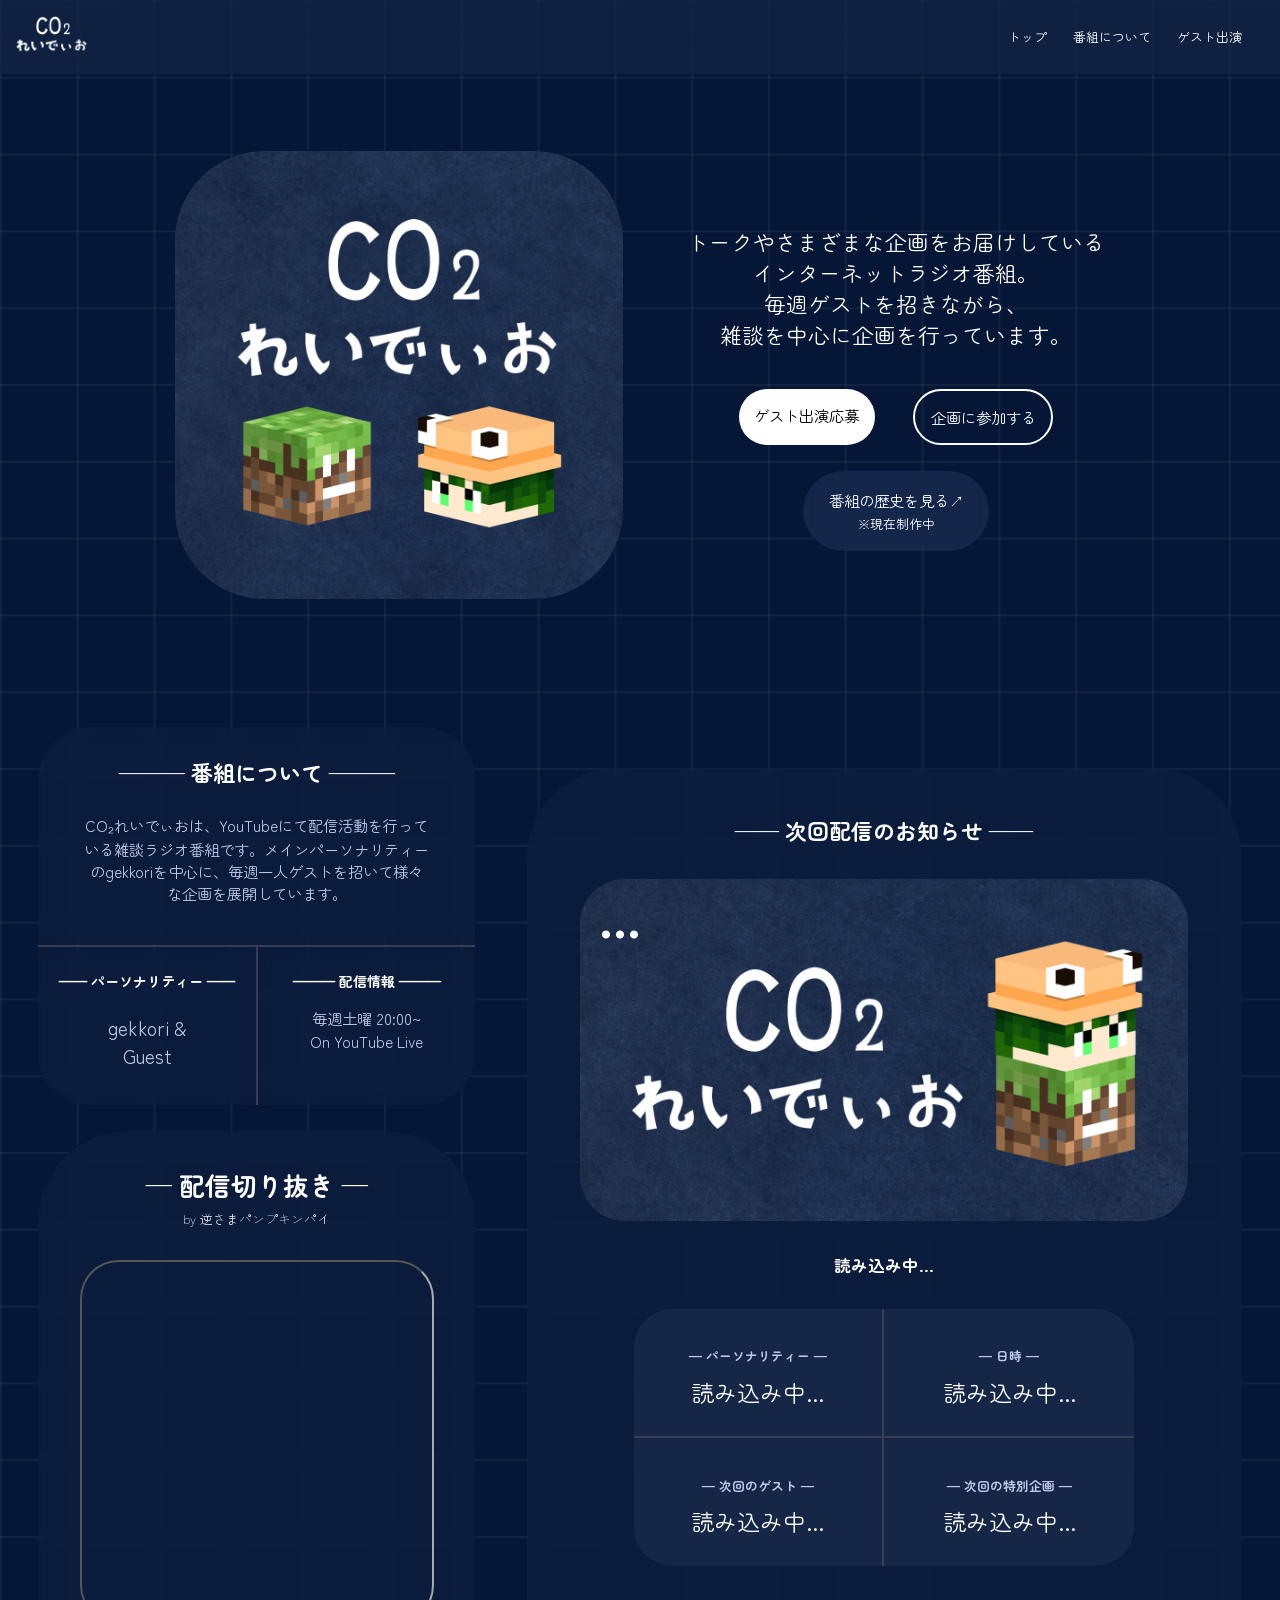
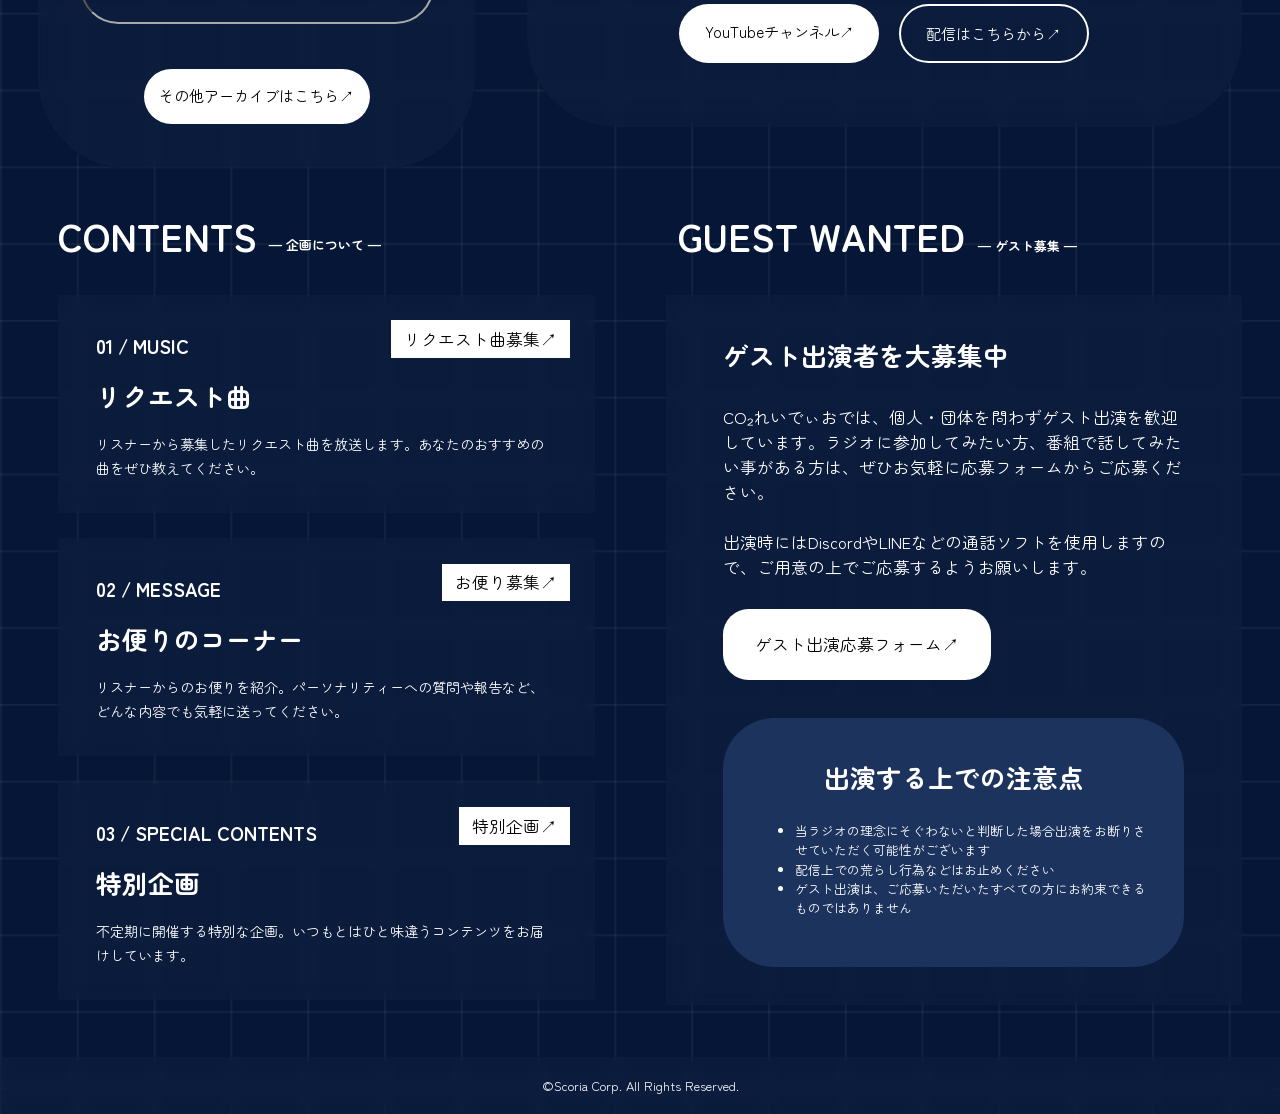
<file: co2radio/pc/index.html>
<!DOCTYPE html>
<html lang="ja">
    <head>
        <meta charset="UTF-8">
        <meta name="viewport" content="width=device-width,initial-scale=1">
        <title>CO₂れいでぃお</title>
        <meta name="description" content="CO₂れいでぃお公式サイト">
        <meta property="og:title" content="CO₂れいでぃお">
        <meta property="og:description" content="CO₂れいでぃお公式サイト">
        <meta property="og:image" content="https://gekkori-11.github.io/co2radio/images/icon.png">
        <link rel="preconnect" href="https://fonts.googleapis.com">
        <link rel="preconnect" href="https://fonts.gstatic.com" crossorigin>
        <link href="https://fonts.googleapis.com/css2?family=Zen+Maru+Gothic:wght@400;500;700&display=swap" rel="stylesheet">
        <link rel="stylesheet" href="style.css">
        <link rel="icon" href="../images/icon_website.png" sizes="512x512" type="image/png">
        <link rel="apple-touch-icon" href="../images/icon_website.png" sizes="512x512">
    </head>
    <body id="top">
        <header>
            <a href="#top"><img src="../images/logo_website.png" alt="CO₂れいでぃお_logo" id="upperleftimg"></a>
            <nav id="menu">
                <a href="#top">トップ</a>
                <a href="#aboutus">番組について</a>
                <a href="#guest">ゲスト出演</a>
            </nav> 
        </header>
        <main>
            <img src="../images/icon.png" id="icon" alt="CO₂れいでぃお_icon">
            <div id="about">
                <p>トークやさまざまな企画をお届けしている<br>インターネットラジオ番組。<br>毎週ゲストを招きながら、<br>雑談を中心に企画を行っています。</p>
                <nav id="top_btn">
                    <a href="#guest" id="guest_btn">ゲスト出演応募</a>
                    <a href="#kikaku" id="kikaku_btn">企画に参加する</a>
                </nav>
                <a href="https://gekkori-11.github.io/co2radio/hisory" id="history" onclick="alert('「番組の歴史サイト」は現在制作中です。公開までお待ちください。'); return false;">番組の歴史を見る↗<p>※現在制作中</p></a>
            </div>
        </main>
        <div id="mato">
            <div id="aboutus_all">
                <div id="left">
                    <div id="aboutus">
                        <h2>——— 番組について ———</h2>
                        <p>CO₂れいでぃおは、YouTubeにて配信活動を行っている雑談ラジオ番組です。メインパーソナリティーのgekkoriを中心に、毎週一人ゲストを招いて様々な企画を展開しています。
                        </p>
                    </div>
                    <div class="info-row">
                        <div class="info" style="border-right-style: solid; border-width: 1px; border-color: rgb(58, 60, 83); border-radius: 0 0 0 4vw;">
                            <h2>—— パーソナリティー ——</h2>
                            <p style="font-size: 1.5vw; padding-top: 0.3vw;">gekkori & Guest</p>
                        </div>
                        <div class="info" style="border-left-style: solid; border-width: 1px; border-color: rgb(58, 60, 83); border-radius: 0 0 4vw 0;">
                            <h2>——— 配信情報 ———</h2>
                            <p style="line-height: 1.5;">毎週土曜 20:00~<br>On YouTube Live</p>
                        </div>
                    </div>
                    <div id="latest">
                        <h2>— 配信切り抜き —<br><p>by 逆さまパンプキンパイ</p></h2>
                        <iframe src="https://www.youtube.com/embed/gkReWY_OWGY?si=DJo0F5uusevEhMIP" title="YouTube video player" frameborder="0" allow="accelerometer; autoplay; clipboard-write; encrypted-media; gyroscope; picture-in-picture; web-share" referrerpolicy="strict-origin-when-cross-origin" allowfullscreen></iframe>
                        <a href="https://drive.google.com/drive/folders/1xFY8eHpVesklM4iAL8js6-OETw7mwrNL" target="_blank">その他アーカイブはこちら↗</a>
                    </div>
                </div>
            </div>
            <div id="jikai">
                <h1>—— 次回配信のお知らせ ——</h1>
                <h1 id="onair" hidden></h1>
                <div id="thumbnail">
                    <img src="../images/サムネ.png" alt="thumbnail">
                    <h2 id="No">...</h2>
                </div>
                <h4 id="title">読み込み中...</h4>
                <div id="jikai_row">
                    <div class="jikai_contents">
                        <h3>— パーソナリティー —</h3>
                        <p id="personality">読み込み中...</p>
                    </div>
                    <div class="jikai_contents">
                        <h3>— 日時 —</h3>
                        <p id="time">読み込み中...</p>
                    </div>
                    <div class="jikai_contents">
                        <h3>— 次回のゲスト —</h3>
                        <p id="guest_name">読み込み中...</p>
                    </div>
                    <div class="jikai_contents">
                        <h3>— 次回の特別企画 —</h3>
                        <p id="special_contents">読み込み中...</p>
                    </div>
                </div>
                <div id="jikai_btn">
                    <a href="https://www.youtube.com/@co2rararadio" id="youtube" target="_blank">YouTubeチャンネル↗</a>
                    <a id="link_url" href="#" target="_blank">配信はこちらから↗</a>
                </div>
            </div>
        </div>
        <div id="moto2">
            <div id="kikaku">
                <div id="contents">
                    <h1>CONTENTS</h1>
                    <h2>— 企画について —</h2>
                </div>
                <div class="radio_contents">
                    <h2>01 / MUSIC</h2><br>
                    <h1>リクエスト曲</h1>
                    <a href="https://forms.gle/jACLkdjQcvMULKSy7" target="_blank">リクエスト曲募集↗</a>
                    <p>リスナーから募集したリクエスト曲を放送します。あなたのおすすめの曲をぜひ教えてください。</p>
                </div>
                <div class="radio_contents">
                    <h2>02 / MESSAGE</h2><br>
                    <h1>お便りのコーナー</h1>
                    <a href="https://forms.gle/jACLkdjQcvMULKSy7" target="_blank">お便り募集↗</a>
                    <p>リスナーからのお便りを紹介。パーソナリティーへの質問や報告など、どんな内容でも気軽に送ってください。</p>
                </div>
                <div class="radio_contents">
                    <h2>03 / SPECIAL CONTENTS</h2><br>
                    <h1>特別企画</h1>
                    <a href="https://forms.gle/jACLkdjQcvMULKSy7" target="_blank">特別企画↗</a>
                    <p>不定期に開催する特別な企画。いつもとはひと味違うコンテンツをお届けしています。</p>
                </div>
            </div>
            <div id="guest">
                <div id="guest_title">
                    <h1>GUEST WANTED</h1>
                    <h2>— ゲスト募集 —</h2>
                </div>
                <div id="guest_contents">
                    <h1>ゲスト出演者を大募集中</h1>
                    <p>CO₂れいでぃおでは、個人・団体を問わずゲスト出演を歓迎しています。ラジオに参加してみたい方、番組で話してみたい事がある方は、ぜひお気軽に応募フォームからご応募ください。<br><br>出演時にはDiscordやLINEなどの通話ソフトを使用しますので、ご用意の上でご応募するようお願いします。</p>
                    <a href="https://forms.gle/U8kA69eyBt3ePzi3A">ゲスト出演応募フォーム↗</a>
                    <div id="tyuui">
                        <h2>出演する上での注意点</h2>
                        <ul>
                            <li>当ラジオの理念にそぐわないと判断した場合出演をお断りさせていただく可能性がございます</li>
                            <li>配信上での荒らし行為などはお止めください</li>
                            <li>ゲスト出演は、ご応募いただいたすべての方にお約束できるものではありません</li>
                        </ul>
                    </div>
                </div>
            </div>
        </div>
        <div id="last">
            <p>©Scoria Corp. All Rights Reserved.</p>
        </div>
    </body>
    <script>
        const isPC =
            window.matchMedia("(min-width: 768px)").matches &&
            window.matchMedia("(pointer: fine)").matches;

        if (isPC && !location.pathname.startsWith("/co2radio/pc/")) {
            location.replace("/co2radio/pc/");
        } else if (window.matchMedia("(max-width: 767px)").matches) {
            location.replace("/co2radio/");
        }

        const API_URL = 'https://script.google.com/macros/s/AKfycby4KpkBj0KmYAgDsRRV29pstG-6VuhCsOvsY8QPTUCu2hcq77GxKFIgNTzSVOgP5d0Y/exec';

        const counterRequest = new Image();
        counterRequest.src =
            API_URL + '?counter=1&_=' + Date.now();

        fetch(API_URL + '?data=1&_=' + Date.now())
            .then(res => res.json())
            .then(data => {
                Object.keys(data).forEach(id => {
                    const el = document.getElementById(id);
                    if (!el) return;

                    if (el.tagName === 'A') {
                        if (data[id]) el.href = data[id];
                    } else {
                        el.textContent = data[id];
                    }
                });

                const visitorCount =
                    document.getElementById('visitor-count');

                if (visitorCount) {
                    visitorCount.textContent =
                        String(data.count).padStart(9, '0');
                }

                const onair = document.getElementById('onair');
                if (onair) onair.hidden = !onair.textContent.trim();
            })
            .catch(err => {
                console.error('取得エラー:', err);
                const visitorCount = document.getElementById('visitor-count');
                if (visitorCount) visitorCount.textContent = '取得できません';
            });
    </script>
</html>
</file>
<file: co2radio/pc/style.css>
:root {
    font-family: "Zen Maru Gothic", sans-serif;
}

html {
    scroll-behavior: smooth;
}

header {
    background-color: rgba(24, 41, 73, 0.6);
    backdrop-filter: blur(50px);
    padding: 1vw;
    display: flex;
    align-items: center;
    position: sticky;
    top: 0;
    border-color:darkgrey;
    z-index: 1000;
    height: ;
}

#upperleftimg {
    width: 6vw;
}

body {
    background-color: #051636;
    background-image:
        linear-gradient(rgba(255, 255, 255, 0.05) 2px, transparent 2px),
        linear-gradient(90deg, rgba(255, 255, 255, 0.05) 2px, transparent 2px);
    background-size: 6vw 6vw;
    font-family: "Zen Maru Gothic", sans-serif;
    font-size: large;
    color: #ffffff;
    margin: 0;
    }

#menu {
    position: absolute;
    right: 3vw;
    display: flex;
    gap: 2vw;
}

#menu a {
    color: #ffffff;
    text-decoration: none;
    font-size: 1vw;
}

main {
    width: 80%;
    flex: 1;
    display: flex;
    align-items: center;
    justify-content: center;
    margin-inline: auto;
    margin-top: 6vw;
    margin-bottom: 9vw;
    gap: 5vw;
}

main h1 {
    font-size: 4.5vw;
    width: 80%;
    display: flex;
    justify-content: center;
    text-align: center;
    margin-top: 0;
}

#icon {
    border-radius: 20%;
    width: 35vw;
    margin-bottom: 1vw;
}

#about {
    font-size: 1.5vw;
    margin-top: 3vw;
    margin-bottom: 3.5vw;
    flex-direction: column;
    justify-content: center;
}

#about p {
    text-align: center;
    font-size: 1.7vw;
}

#top_btn {
    display: flex;
    margin-top: 3vw;
    justify-content: center;
    gap: 1vw;
    font-size: 1.2vw;
}

#guest_btn {
    background-color: white;
    padding: 1.2vw;
    text-decoration: none;
    border-radius: 3vw;
    color: black;
    margin-right: 2vw;
    transform: scale(1);
    transition: transform 0.8s ease;
}

#guest_btn:hover {
    background-color: #d9d9d9d9;
    transform: scale(1.1);
}

#kikaku_btn {
    background-color: none;
    padding: 1.2vw;
    text-decoration: none;
    border-radius: 3vw;
    color: white;
    border-color: white;
    border-width: 2px;
    border-style: solid;
    transform: scale(1);
    transition: transform 0.8s ease;
}

#kikaku_btn:hover {
    color: #d9d9d9d9;
    border-color: #d9d9d9;
    transform: scale(1.1)
}

#history {
    display: flex;
    flex-direction: column;
    justify-content: center;
    text-align: center;
    width: max-content;
    margin-top: 2vw;
    margin-inline: auto;
    padding-top: 1.8vw;
    padding-bottom: 0.7vw;
    padding-inline: 2vw;
    text-decoration: none;
    color:rgb(255, 255, 255);
    background-color: rgba(30, 50, 88, 0.6);
    backdrop-filter: blur(8px);
    font-size: 1.2vw;
    border-radius: 3.5vw;
    line-height: 0.8;
    transition: transform 0.8s ease;
}

#history:hover {
    transform: scale(1.1);
    color: #d9d9d9;
    background-color: rgba(0, 41, 73, 0.6);
}

#history p {
    display: block;
    font-size: 1vw;
    text-align: center;
}

#mato {
    display: flex;
    align-items: center;
    justify-content: center;
    gap: 4vw;
    width: 94vw;
    margin-inline: auto;
}

#aboutus_all {
    width: 65%;
}

#aboutus {
    background-color: rgba(24, 41, 73, 0.3);
    backdrop-filter: blur(8px);
    color: white;
    text-align: center;
    padding-top: 1vw;
    border-width: 1px;
    border-bottom-style: solid;
    border-color: rgb(58, 60, 83);
    scroll-margin-top: 7vw;
    border-radius: 4vw 4vw 0 0;
}

#aboutus h2 {
    font-size: 1.7vw;
    margin-bottom: 2vw;
}

#aboutus p {
    font-size: 1.2vw;
    padding-inline: 3.5vw;
    color: rgb(193, 199, 233);
    padding-bottom: 2vw;
}

.info {
    background-color: rgba(24, 41, 73, 0.3);
    backdrop-filter: blur(8px);
    color: white;
    text-align: center;
    border-top-style: solid;
    border-width: 1px;
    border-color: rgb(58, 60, 83);
    width: 50%;
    box-sizing: border-box;
    padding-bottom: 0.5vw;
}

.info-row {
    display: flex;
    width: 100%;
}

.info h2 {
    padding-top: 1vw;
    font-size: 1.1vw;
}

.info p {
    font-size: 1.2vw;
    padding-inline: 3.5vw;
    color: rgb(193, 199, 233);
    padding-bottom: 0.7vw;
}

#jikai {
    display: flex;
    justify-content: center;
    align-items: center;
    flex-direction: column;
    border-style: solid;
    border-width: 0px;
    border-radius: 7vw;
    color: #ffffff;
    padding-top: 1vw;
    background-color: rgba(24, 41, 73, 0.3);
    backdrop-filter: blur(8px);
    padding-bottom: 5vw;
}

#jikai h1 {
    font-size: 1.7vw;
    padding-block: 1.5vw;
}

#thumbnail {
    position: relative;
    width: 85%;
    margin-inline: auto;
}

#thumbnail img {
    display: block;
    width: 100%;
    border-radius: 3.5vw;
}

#thumbnail h2 {
    font-size: 4vw;
    position: absolute;
    top: 0vw;
    left: 1.5vw;
    margin: 0;
}

#jikai_row {
    display: grid;
    grid-template-columns: repeat(2, minmax(0, 1fr));
    width: 70%;
    column-gap: 0;
    overflow: hidden;
    border-radius: 3vw;
}

.jikai_contents {
    box-sizing: border-box;
    display: flex;
    flex-direction: column;
    justify-content: center;
    min-height: 10vw;
    padding: clamp(14px, 3vw, 28px);
    text-align: center;
    background-color: rgba(24, 41, 73, 0.85);
}

.jikai_contents:nth-child(odd) {
    border-right: 2px solid rgb(58, 60, 83);
}

.jikai_contents:nth-child(-n+2) {
    border-bottom: 2px solid rgb(58, 60, 83);
}

.jikai_contents h3 {
    margin: 0;
    color: rgb(193, 199, 233);
    font-size: 1vw;
    line-height: 3;
}

.jikai_contents p {
    margin: 0;
    font-size: 1.8vw;
    line-height: 1.4;
    overflow-wrap: anywhere;
}

#title {
    font-size: 1.3vw;
    margin-block: 2.5vw;
}

#jikai_btn {
    padding-top: 3vw;
    display: flex;
    gap: 1.5vw;
    font-size: 1.2vw;
}

#youtube {
    background-color: white;
    padding: 1.2vw 2vw;
    text-decoration: none;
    border-radius: 3vw;
    color: black;
}

#link_url {
    background-color: none;
    text-decoration: none;
    border-radius: 3vw;
    color: white;
    padding: 1.2vw 2vw;
    border-color: white;
    border-width: 2px;
    border-style: solid;
}

#latest {
    display: flex;
    justify-content: center;
    align-items: center;
    flex-direction: column;
    border-style: solid;
    border-width: 0px;
    border-radius: 7vw;
    color: #ffffff;
    padding-top: 0.5vw;
    margin-top: 2vw;
    background-color: rgba(24, 41, 73, 0.3);
    backdrop-filter: blur(8px);
}

#latest h2 {
    font-size: 2vw;
    text-align: center;
    color: white;
    line-height: 1.1;
    padding-top: 1vw;
}

#latest p {
    font-size: 1vw;
    font-weight: 100;
}

#latest iframe {
    width: 80%;
    border-radius: 3vw;
    height: 40vh;
    border-width: 2px;
    border-color: darkgray;

}

#latest a {
    background-color: white;
    color: #000000;
    padding: 1.2vw;
    text-decoration: none;
    font-size: 1.2vw;
    border-radius: 3vw;
    margin-top: 3.5vw;
    margin-bottom: 3.5vw;
}

#moto2 {
    display: flex;
    justify-content: center;
    align-items: flex-start;
    margin-inline: auto;
    margin-top: 3vw;
    gap: 4vw;
    width: 94vw;
}

#kikaku {
    scroll-margin-top: 7vw;
    width: 45vw;
}

#contents {
    display: flex;
    align-items: center;
    gap: 1vw;
    margin-left: 1.5vw;
    margin-bottom: 2.5vw;
}

#contents h1 {
    font-size: 3vw;
    text-align: left;
    margin: 0;
}

#contents h2 {
    padding-top: 1.5vw;
    font-size: 1vw;
    margin: 0;
}

.radio_contents {
    position: relative;
    margin-bottom: 2vw;
    width: 80%;
    margin-inline: auto;
    background-color: rgba(24, 41, 73, 0.3);
    backdrop-filter: blur(8px);
    padding-inline: 3vw;
    padding-top: 2.5vw;
    padding-bottom: 1.5vw;
    line-height: 0.4;
}

.radio_contents h2 {
    font-size: 1.5vw;
}

.radio_contents h1 {
    font-size: 2vw;
}

.radio_contents p {
    font-size: 1.1vw;
    margin-top: 2.5vw;
    margin-bottom: 1vw;
    line-height: 1.7;
}

.radio_contents a {
    position: absolute;
    top: 2vw;
    right: 2vw;
    background-color: white;
    color: #000000;
    padding: 1.2vw 1vw;
    text-decoration: none;
    font-size: 1.3vw;
}

#guest {
    scroll-margin-top: 7vw;
    width: 45vw;
}

#guest_title {
    display: flex;
    align-items: center;
    gap: 1vw;
    padding-left: 1vw;
}

#guest_title h1 {
    font-size: 3vw;
    text-align: left;
    margin: 0;
}

#guest_title h2 {
    padding-top: 1.7vw;
    font-size: 1vw;
    margin: 0;
}

#guest_contents {
    position: relative;
    margin-top: 2.5vw;
    box-sizing: border-box;
    width: 100%;
    margin-inline: auto;
    background-color: rgba(24, 41, 73, 0.3);
    backdrop-filter: blur(8px);
    padding-inline: 4.5vw;
    padding-top: 3vw;
    line-height: 0.4;
    padding-bottom: 3vw;
    margin-bottom: 4vw;
}

#guest_contents h1 {
    font-size: 2vw;
}

#guest_contents p {
    font-size: 1.3vw;
    margin-top: 3.5vw;
    line-height: 1.5;
}

#tyuui {
    background-color: rgba(41, 68, 117, 0.6);
    display: flex;
    flex-direction: column;
    padding: 2.5vw;
    border-radius: 4vw;
    margin-top: 3vw;
}

#tyuui h2 {
    font-size: 2vw;
    text-align: center;
}

#tyuui li {
    font-size: 1vw;
    line-height: 1.5;
}

#guest_contents a {
    display: inline-block;
    background-color: white;
    padding: 2.5vw;
    margin-top: 1vw;
    font-size: 1.3vw;
    text-decoration: none;
    color: black;
    border-radius: 2vw;
}

#last {
    background-color: rgba(24, 41, 73, 0.3);
    backdrop-filter: blur(8px);
    display: flex;
    align-items: flex-end;
    width: 100%;
    box-sizing: border-box;
    justify-content: center;
}

#last p {
    margin: 0;
    font-size: 1vw;
    padding-bottom: 1.5vw;
    padding-top: 1.5vw;
}

#pin {
    width: 100%;
    background-color: white;
    margin: 0;
    box-sizing: border-box;
    padding-top: 2vw;
    padding-bottom: 2vw;
    display: flex;
    flex-direction: row;
}

#pin p {
    font-size: 2.5vw;
    width: 60%;
    color: black;
    margin: 0;
    line-height: 1.5;
    margin-left: 2vw;
}

#pin a {
    text-decoration: none;
    position: relative;
    right: -4vw;
    color: white;
    display: flex;
    text-align: center;
    justify-content: center;
    background-color: rgb(24, 41, 73);
    padding: 2vw;
    font-size: 2vw;
}
</file>
